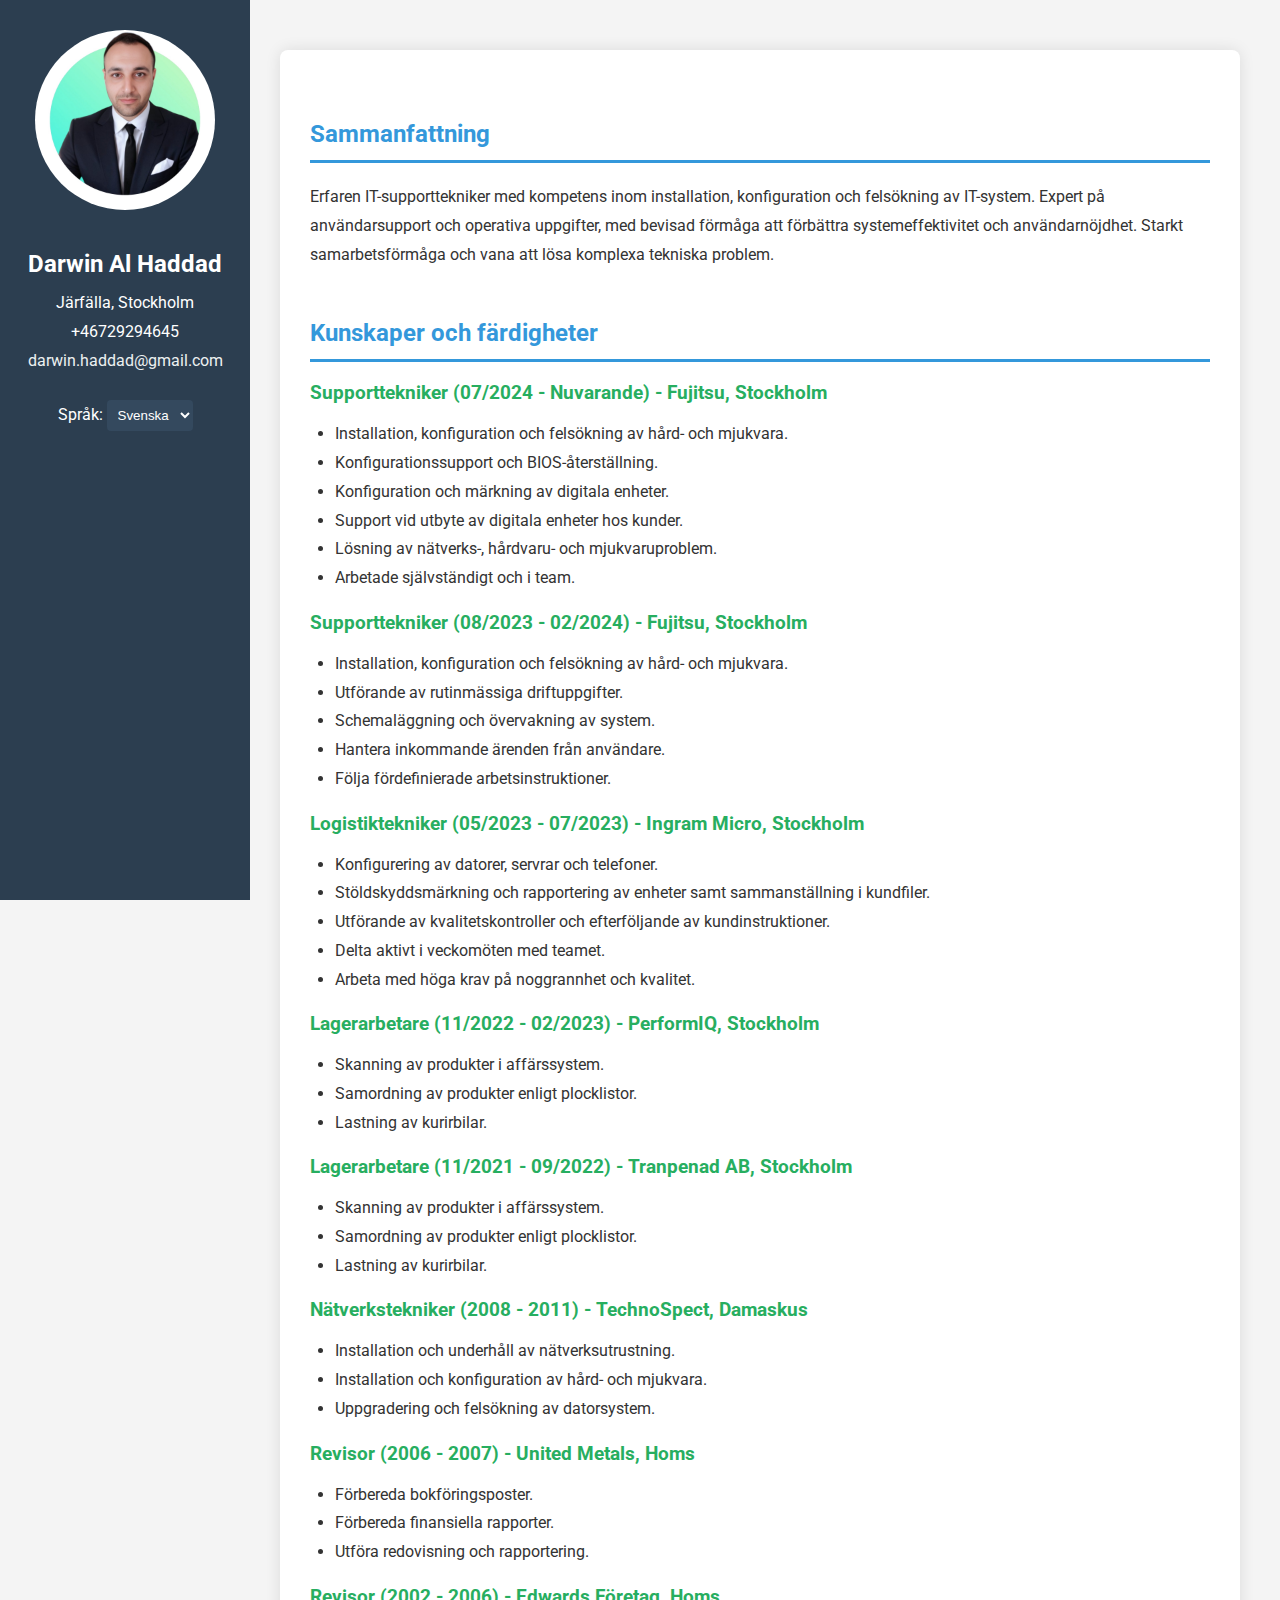
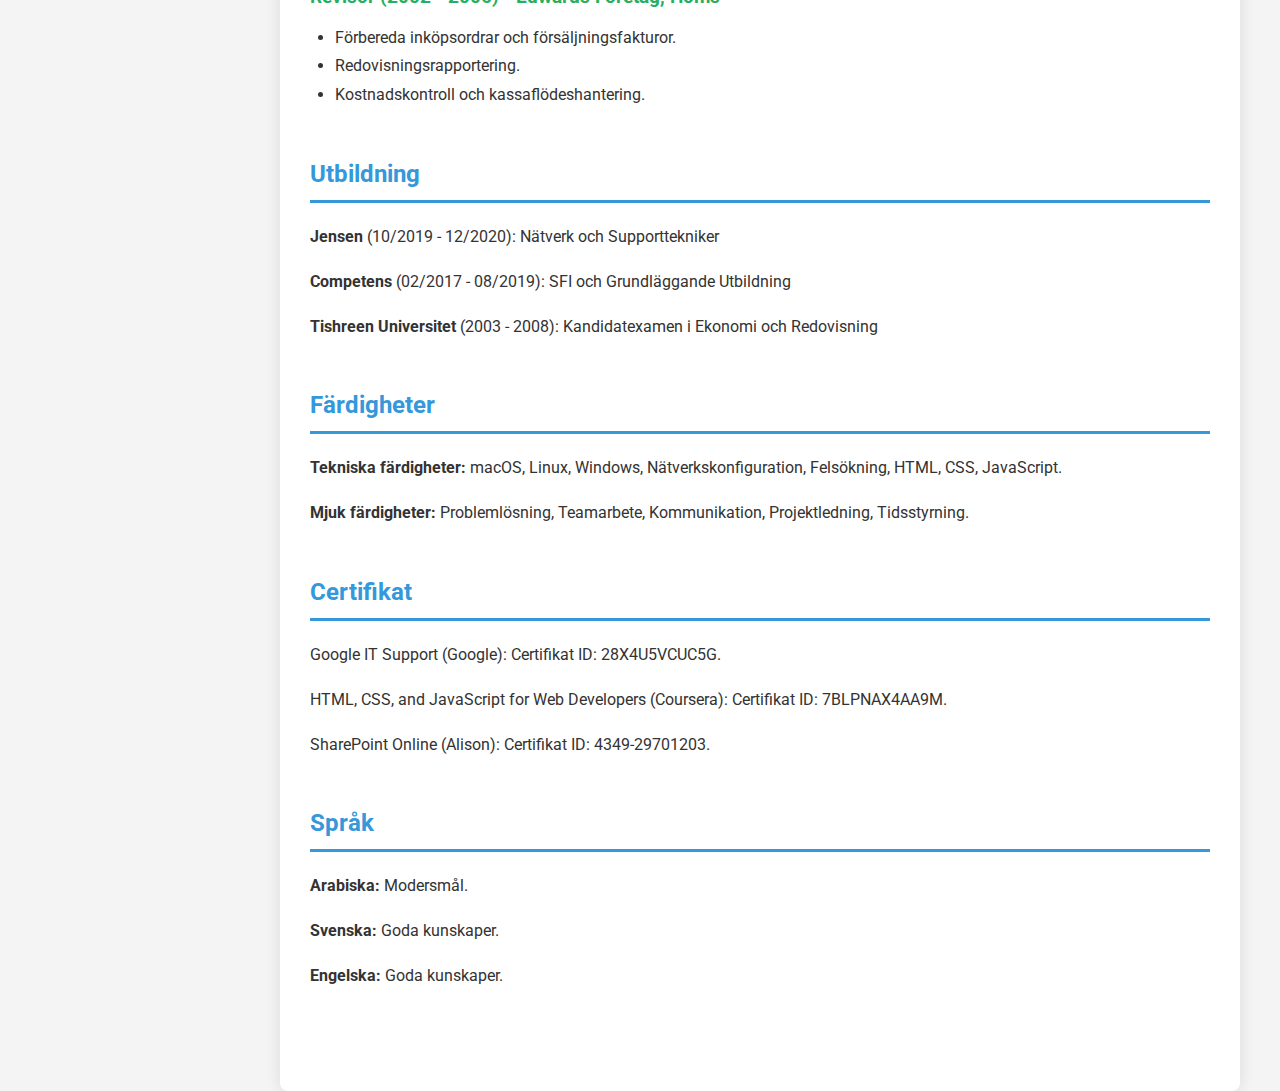
<file: index.html>
<!DOCTYPE html>
<html lang="sv">
<head>
    <meta charset="UTF-8">
    <meta name="viewport" content="width=device-width, initial-scale=1.0">
    <title>Darwin Al Haddad - Portfolio</title>

    <!-- Google Fonts -->
    <link rel="stylesheet" href="https://fonts.googleapis.com/css2?family=Roboto:wght@400;700&display=swap">
    <!-- ربط ملف CSS الخارجي -->
    <link rel="stylesheet" href="styles.css">
</head>

<body>

    <div class="sidebar">
        <img src="profile.jpg" alt="Darwin Al Haddad">
        <h1>Darwin Al Haddad</h1>
        <p>Järfälla, Stockholm</p>
        <p>+46729294645</p>
        <p><a href="mailto:darwin.haddad@gmail.com">darwin.haddad@gmail.com</a></p>
        <label for="language">Språk:</label>
        <select id="language" onchange="changeLanguage()">
            <option value="sv">Svenska</option>
            <option value="en">English</option>
        </select>
    </div>

    <div class="content">
        <div class="section">
            <h2>Sammanfattning</h2>
            <p>Erfaren IT-supporttekniker med kompetens inom installation, konfiguration och felsökning av IT-system. Expert på användarsupport och operativa uppgifter, med bevisad förmåga att förbättra systemeffektivitet och användarnöjdhet. Starkt samarbetsförmåga och vana att lösa komplexa tekniska problem.</p>
        </div>

        <div class="section">
            <h2>Kunskaper och färdigheter</h2>
            <h3>Supporttekniker (07/2024 - Nuvarande) - Fujitsu, Stockholm</h3>
            <ul>
                <li>Installation, konfiguration och felsökning av hård- och mjukvara.</li>
                <li>Konfigurationssupport och BIOS-återställning.</li>
                <li>Konfiguration och märkning av digitala enheter.</li>
                <li>Support vid utbyte av digitala enheter hos kunder.</li>
                <li>Lösning av nätverks-, hårdvaru- och mjukvaruproblem.</li>
                <li>Arbetade självständigt och i team.</li>
            </ul>
            <h3>Supporttekniker (08/2023 - 02/2024) - Fujitsu, Stockholm</h3>
            <ul>
                <li>Installation, konfiguration och felsökning av hård- och mjukvara.</li>
                <li>Utförande av rutinmässiga driftuppgifter.</li>
                <li>Schemaläggning och övervakning av system.</li>
                <li>Hantera inkommande ärenden från användare.</li>
                <li>Följa fördefinierade arbetsinstruktioner.</li>
            </ul>

            <h3>Logistiktekniker (05/2023 - 07/2023) - Ingram Micro, Stockholm</h3>
            <ul>
                <li>Konfigurering av datorer, servrar och telefoner.</li>
                <li>Stöldskyddsmärkning och rapportering av enheter samt sammanställning i kundfiler.</li>
                <li>Utförande av kvalitetskontroller och efterföljande av kundinstruktioner.</li>
                <li>Delta aktivt i veckomöten med teamet.</li>
                <li>Arbeta med höga krav på noggrannhet och kvalitet.</li>
            </ul>

            <h3>Lagerarbetare (11/2022 - 02/2023) - PerformIQ, Stockholm</h3>
            <ul>
                <li>Skanning av produkter i affärssystem.</li>
                <li>Samordning av produkter enligt plocklistor.</li>
                <li>Lastning av kurirbilar.</li>
            </ul>

            <h3>Lagerarbetare (11/2021 - 09/2022) - Tranpenad AB, Stockholm</h3>
            <ul>
                <li>Skanning av produkter i affärssystem.</li>
                <li>Samordning av produkter enligt plocklistor.</li>
                <li>Lastning av kurirbilar.</li>
            </ul>

            <h3>Nätverkstekniker (2008 - 2011) - TechnoSpect, Damaskus</h3>
            <ul>
                <li>Installation och underhåll av nätverksutrustning.</li>
                <li>Installation och konfiguration av hård- och mjukvara.</li>
                <li>Uppgradering och felsökning av datorsystem.</li>
            </ul>

            <h3>Revisor (2006 - 2007) - United Metals, Homs</h3>
            <ul>
                <li>Förbereda bokföringsposter.</li>
                <li>Förbereda finansiella rapporter.</li>
                <li>Utföra redovisning och rapportering.</li>
            </ul>

            <h3>Revisor (2002 - 2006) - Edwards Företag, Homs</h3>
            <ul>
                <li>Förbereda inköpsordrar och försäljningsfakturor.</li>
                <li>Redovisningsrapportering.</li>
                <li>Kostnadskontroll och kassaflödeshantering.</li>
            </ul>
        </div>

        <div class="section">
            <h2>Utbildning</h2>
            <p><strong>Jensen</strong> (10/2019 - 12/2020): Nätverk och Supporttekniker</p>
            <p><strong>Competens</strong> (02/2017 - 08/2019): SFI och Grundläggande Utbildning</p>
            <p><strong>Tishreen Universitet</strong> (2003 - 2008): Kandidatexamen i Ekonomi och Redovisning</p>
        </div>

        <div class="section">
            <h2>Färdigheter</h2>
            <p><strong>Tekniska färdigheter:</strong> macOS, Linux, Windows, Nätverkskonfiguration, Felsökning, HTML, CSS, JavaScript.</p>
            <p><strong>Mjuk färdigheter:</strong> Problemlösning, Teamarbete, Kommunikation, Projektledning, Tidsstyrning.</p>
        </div>

        <div class="section">
            <h2>Certifikat</h2>
            <p>Google IT Support (Google): Certifikat ID: 28X4U5VCUC5G.</p>
            <p>HTML, CSS, and JavaScript for Web Developers (Coursera): Certifikat ID: 7BLPNAX4AA9M.</p>
            <p>SharePoint Online (Alison): Certifikat ID: 4349-29701203.</p>
        </div>

        <div class="section">
            <h2>Språk</h2>
            <p><strong>Arabiska:</strong> Modersmål.</p>
            <p><strong>Svenska:</strong> Goda kunskaper.</p>
            <p><strong>Engelska:</strong> Goda kunskaper.</p>
        </div>
    </div>

    <script>
        function changeLanguage() {
            const lang = document.getElementById('language').value;
            if (lang === 'en') {
                window.location.href = 'english.html'; // استبدل "english.html" باسم ملف الصفحة الإنجليزية الخاصة بك
            }
        }
    </script>
</body>
</html>
</file>
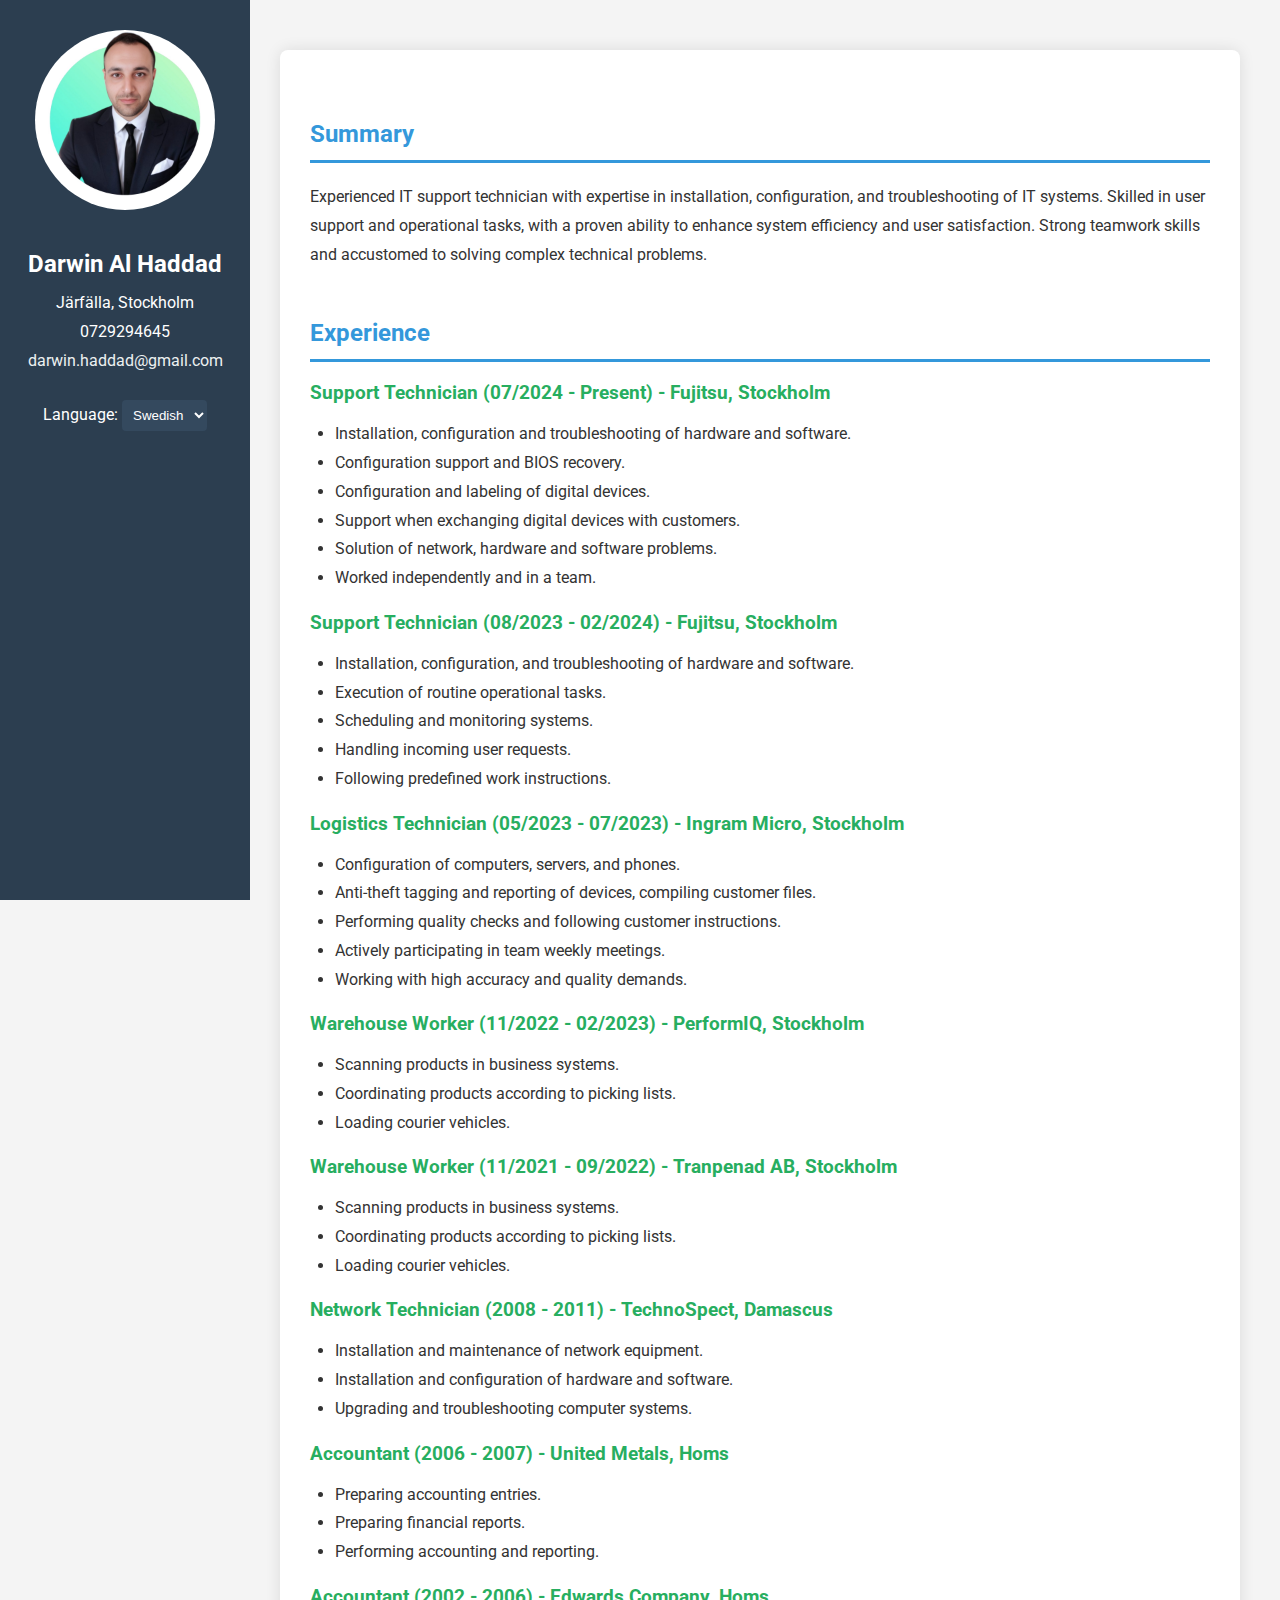
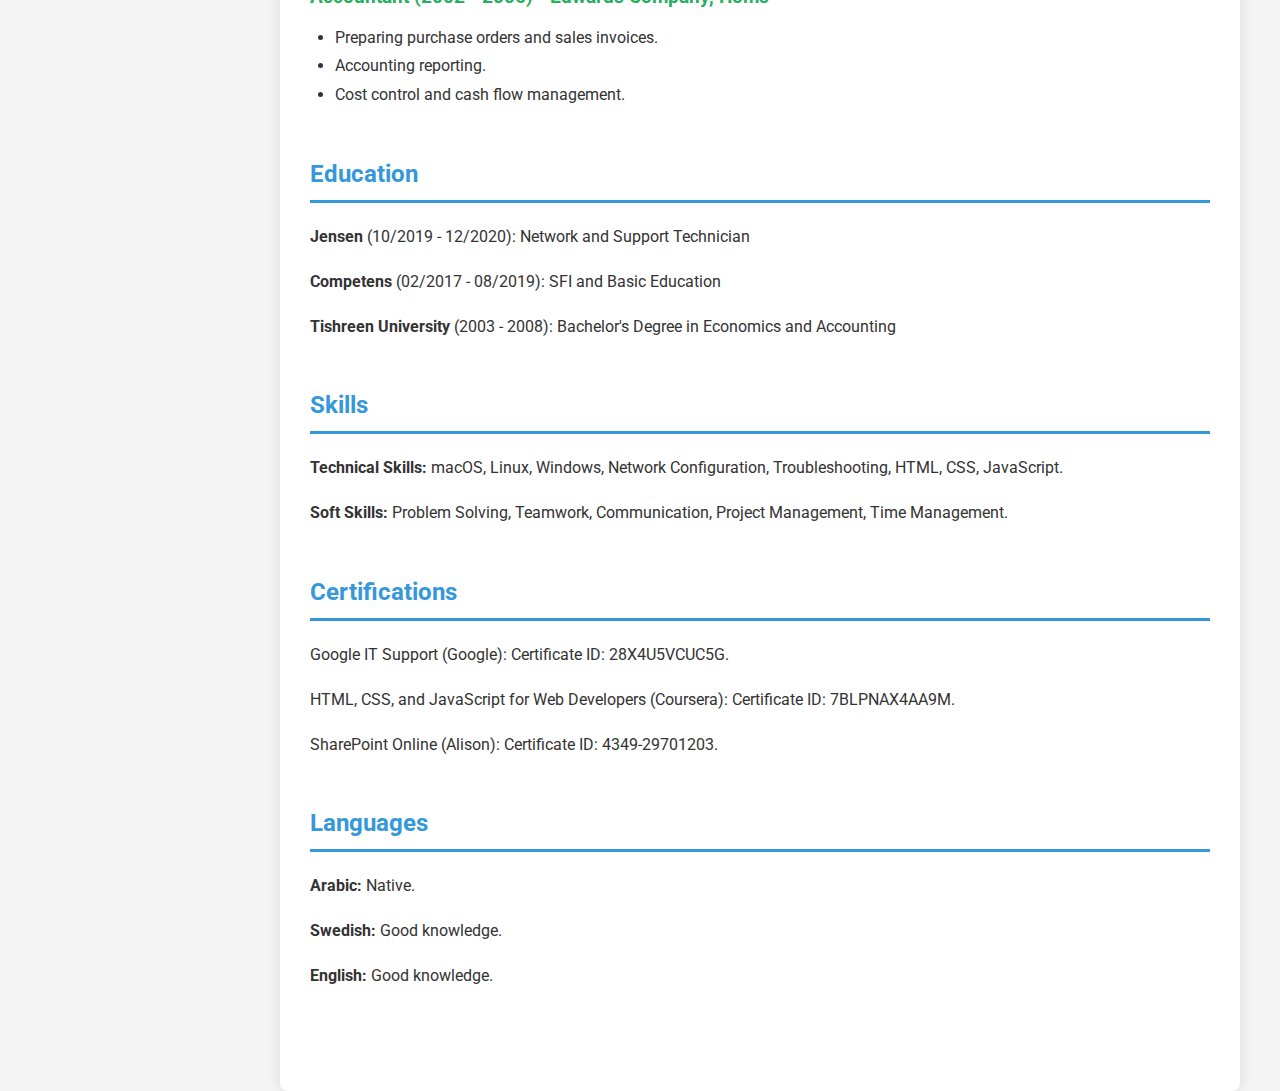
<file: english.html>
<!DOCTYPE html>
<html lang="en">
<head>
    <meta charset="UTF-8">
    <meta name="viewport" content="width=device-width, initial-scale=1.0">
    <title>Darwin Al Haddad - Portfolio</title>

    <!-- Google Fonts -->
    <link rel="stylesheet" href="https://fonts.googleapis.com/css2?family=Roboto:wght@400;700&display=swap">
    <!-- ربط ملف CSS الخارجي -->
    <link rel="stylesheet" href="styles.css">
</head>
<body>

    <div class="sidebar">
        <img src="profile.jpg" alt="Darwin Al Haddad">
        <h1>Darwin Al Haddad</h1>
        <p>Järfälla, Stockholm</p>
        <p>0729294645</p>
        <p><a href="mailto:darwin.haddad@gmail.com">darwin.haddad@gmail.com</a></p>
        <label for="language">Language:</label>
        <select id="language" onchange="changeLanguage()">
            <option value="sv">Swedish</option>
            <option value="en">English</option>
        </select>
    </div>

    <div class="content">
        <div class="section">
            <h2>Summary</h2>
            <p>Experienced IT support technician with expertise in installation, configuration, and troubleshooting of IT systems. Skilled in user support and operational tasks, with a proven ability to enhance system efficiency and user satisfaction. Strong teamwork skills and accustomed to solving complex technical problems.</p>
        </div>

        <div class="section">
            <h2>Experience</h2>
            <h3>Support Technician (07/2024 - Present) - Fujitsu, Stockholm</h3>
            <ul>
                 <li>Installation, configuration and troubleshooting of hardware and software.</li>
                 <li>Configuration support and BIOS recovery.</li>
                 <li>Configuration and labeling of digital devices.</li>
                 <li>Support when exchanging digital devices with customers.</li>
                 <li>Solution of network, hardware and software problems.</li>
                 <li>Worked independently and in a team.</li>
            </ul>
            <h3>Support Technician (08/2023 - 02/2024) - Fujitsu, Stockholm</h3>
            <ul>
                <li>Installation, configuration, and troubleshooting of hardware and software.</li>
                <li>Execution of routine operational tasks.</li>
                <li>Scheduling and monitoring systems.</li>
                <li>Handling incoming user requests.</li>
                <li>Following predefined work instructions.</li>
            </ul>

            <h3>Logistics Technician (05/2023 - 07/2023) - Ingram Micro, Stockholm</h3>
            <ul>
                <li>Configuration of computers, servers, and phones.</li>
                <li>Anti-theft tagging and reporting of devices, compiling customer files.</li>
                <li>Performing quality checks and following customer instructions.</li>
                <li>Actively participating in team weekly meetings.</li>
                <li>Working with high accuracy and quality demands.</li>
            </ul>

            <h3>Warehouse Worker (11/2022 - 02/2023) - PerformIQ, Stockholm</h3>
            <ul>
                <li>Scanning products in business systems.</li>
                <li>Coordinating products according to picking lists.</li>
                <li>Loading courier vehicles.</li>
            </ul>

            <h3>Warehouse Worker (11/2021 - 09/2022) - Tranpenad AB, Stockholm</h3>
            <ul>
                <li>Scanning products in business systems.</li>
                <li>Coordinating products according to picking lists.</li>
                <li>Loading courier vehicles.</li>
            </ul>

            <h3>Network Technician (2008 - 2011) - TechnoSpect, Damascus</h3>
            <ul>
                <li>Installation and maintenance of network equipment.</li>
                <li>Installation and configuration of hardware and software.</li>
                <li>Upgrading and troubleshooting computer systems.</li>
            </ul>

            <h3>Accountant (2006 - 2007) - United Metals, Homs</h3>
            <ul>
                <li>Preparing accounting entries.</li>
                <li>Preparing financial reports.</li>
                <li>Performing accounting and reporting.</li>
            </ul>

            <h3>Accountant (2002 - 2006) - Edwards Company, Homs</h3>
            <ul>
                <li>Preparing purchase orders and sales invoices.</li>
                <li>Accounting reporting.</li>
                <li>Cost control and cash flow management.</li>
            </ul>
        </div>

        <div class="section">
            <h2>Education</h2>
            <p><strong>Jensen</strong> (10/2019 - 12/2020): Network and Support Technician</p>
            <p><strong>Competens</strong> (02/2017 - 08/2019): SFI and Basic Education</p>
            <p><strong>Tishreen University</strong> (2003 - 2008): Bachelor's Degree in Economics and Accounting</p>
        </div>

        <div class="section">
            <h2>Skills</h2>
            <p><strong>Technical Skills:</strong> macOS, Linux, Windows, Network Configuration, Troubleshooting, HTML, CSS, JavaScript.</p>
            <p><strong>Soft Skills:</strong> Problem Solving, Teamwork, Communication, Project Management, Time Management.</p>
        </div>

        <div class="section">
            <h2>Certifications</h2>
            <p>Google IT Support (Google): Certificate ID: 28X4U5VCUC5G.</p>
            <p>HTML, CSS, and JavaScript for Web Developers (Coursera): Certificate ID: 7BLPNAX4AA9M.</p>
            <p>SharePoint Online (Alison): Certificate ID: 4349-29701203.</p>
        </div>

        <div class="section">
            <h2>Languages</h2>
            <p><strong>Arabic:</strong> Native.</p>
            <p><strong>Swedish:</strong> Good knowledge.</p>
            <p><strong>English:</strong> Good knowledge.</p>
        </div>
    </div>

    <script>
        function changeLanguage() {
            const lang = document.getElementById('language').value;
            if (lang === 'sv') {
                window.location.href = 'index.html'; // Replace "index.html" with the name of your Swedish page
            }
        }
    </script>
</body>
</html>
</file>
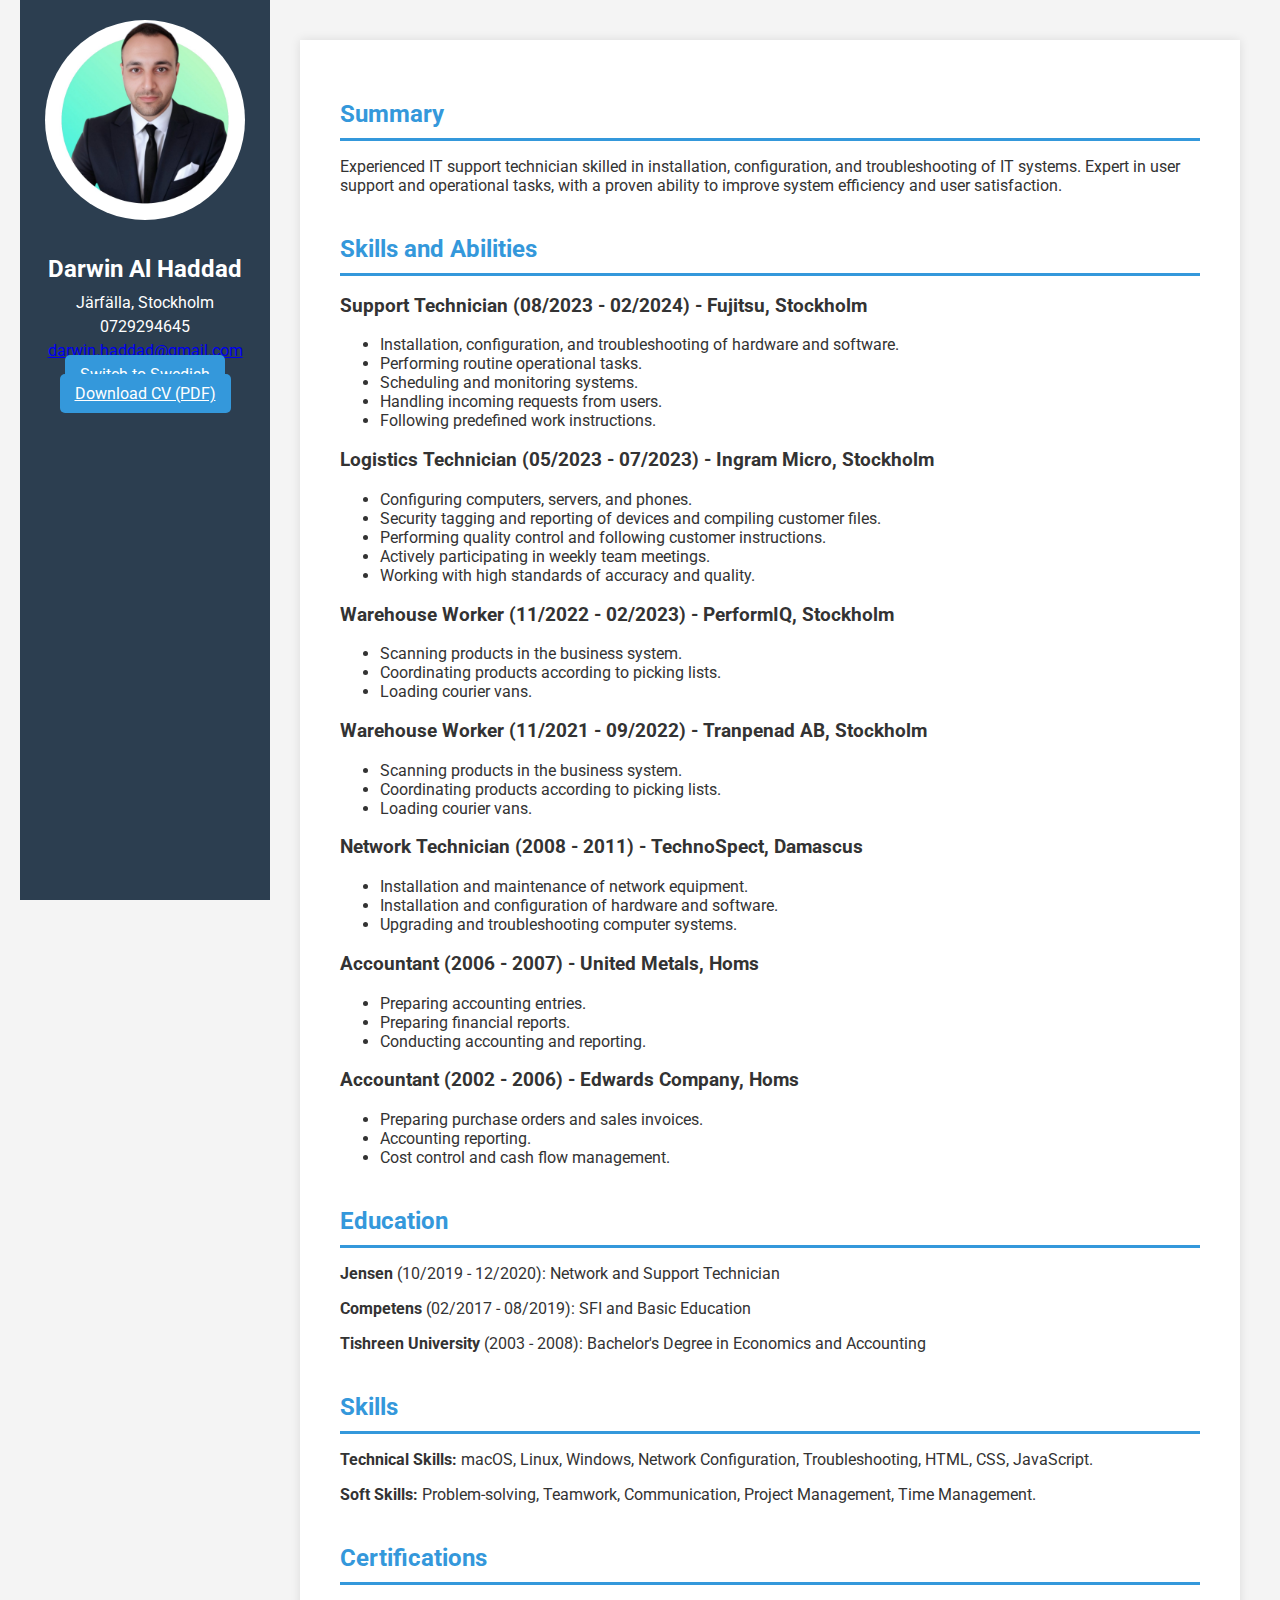
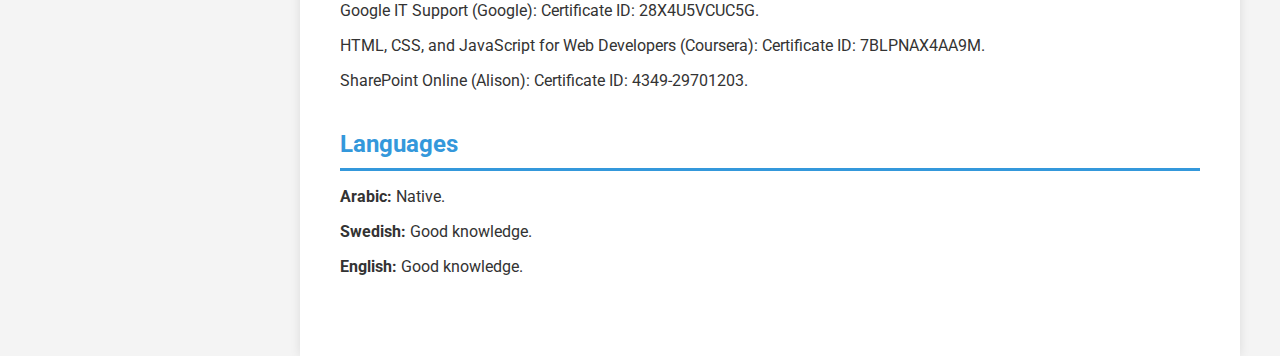
<file: index_en.html>
<!DOCTYPE html>
<html lang="en">
<head>
    <meta charset="UTF-8">
    <meta name="viewport" content="width=device-width, initial-scale=1.0">
    <title>Darwin Al Haddad - Portfolio</title>
    <link rel="stylesheet" href="https://fonts.googleapis.com/css2?family=Roboto:wght@400;700&display=swap">
    <style>
        body {
            font-family: 'Roboto', sans-serif;
            background-color: #f4f4f4;
            margin: 0;
            padding: 0;
            color: #333;
        }
        .sidebar {
            width: 250px;
            background-color: #2c3e50;
            color: white;
            text-align: center;
            position: fixed;
            top: 0;
            left: 20px;
            height: 100%;
            padding: 20px;
            box-sizing: border-box;
        }
        .sidebar img {
            border-radius: 50%;
            width: 200px;
            height: 200px;
            margin-bottom: 15px;
        }
        .sidebar h1 {
            font-size: 24px;
            margin-bottom: 10px;
        }
        .sidebar p {
            margin: 5px 0;
        }
        .content {
            margin-left: 300px;
            margin-right: 40px;
            padding: 40px;
            background-color: white;
            box-shadow: 0 0 10px rgba(0, 0, 0, 0.1);
            max-width: 1000px;
            margin-top: 40px;
        }
        .section {
            margin-bottom: 40px;
        }
        .section h2 {
            border-bottom: 3px solid #3498db;
            color: #3498db;
            padding-bottom: 10px;
            margin-bottom: 15px;
        }
        .btn {
            background-color: #3498db;
            color: white;
            border: none;
            padding: 10px 15px;
            border-radius: 5px;
            cursor: pointer;
            margin-top: 10px;
        }
        .btn:hover {
            background-color: #2980b9;
        }
    </style>
</head>
<body>
    <div class="sidebar">
        <img src="profile.jpg" alt="Darwin Al Haddad">
        <h1>Darwin Al Haddad</h1>
        <p>Järfälla, Stockholm</p>
        <p>0729294645</p>
        <p><a href="mailto:darwin.haddad@gmail.com">darwin.haddad@gmail.com</a></p>
        <a href="index.html" class="btn">Switch to Swedish</a>
        <a href="cv.pdf" class="btn" download>Download CV (PDF)</a>
    </div>
    <div class="content">
        <div class="section">
            <h2>Summary</h2>
            <p>Experienced IT support technician skilled in installation, configuration, and troubleshooting of IT systems. Expert in user support and operational tasks, with a proven ability to improve system efficiency and user satisfaction.</p>
        </div>

        <div class="section">
            <h2>Skills and Abilities</h2>
            <h3>Support Technician (08/2023 - 02/2024) - Fujitsu, Stockholm</h3>
            <ul>
                <li>Installation, configuration, and troubleshooting of hardware and software.</li>
                <li>Performing routine operational tasks.</li>
                <li>Scheduling and monitoring systems.</li>
                <li>Handling incoming requests from users.</li>
                <li>Following predefined work instructions.</li>
            </ul>

            <h3>Logistics Technician (05/2023 - 07/2023) - Ingram Micro, Stockholm</h3>
            <ul>
                <li>Configuring computers, servers, and phones.</li>
                <li>Security tagging and reporting of devices and compiling customer files.</li>
                <li>Performing quality control and following customer instructions.</li>
                <li>Actively participating in weekly team meetings.</li>
                <li>Working with high standards of accuracy and quality.</li>
            </ul>

            <h3>Warehouse Worker (11/2022 - 02/2023) - PerformIQ, Stockholm</h3>
            <ul>
                <li>Scanning products in the business system.</li>
                <li>Coordinating products according to picking lists.</li>
                <li>Loading courier vans.</li>
            </ul>

            <h3>Warehouse Worker (11/2021 - 09/2022) - Tranpenad AB, Stockholm</h3>
            <ul>
                <li>Scanning products in the business system.</li>
                <li>Coordinating products according to picking lists.</li>
                <li>Loading courier vans.</li>
            </ul>

            <h3>Network Technician (2008 - 2011) - TechnoSpect, Damascus</h3>
            <ul>
                <li>Installation and maintenance of network equipment.</li>
                <li>Installation and configuration of hardware and software.</li>
                <li>Upgrading and troubleshooting computer systems.</li>
            </ul>

            <h3>Accountant (2006 - 2007) - United Metals, Homs</h3>
            <ul>
                <li>Preparing accounting entries.</li>
                <li>Preparing financial reports.</li>
                <li>Conducting accounting and reporting.</li>
            </ul>

            <h3>Accountant (2002 - 2006) - Edwards Company, Homs</h3>
            <ul>
                <li>Preparing purchase orders and sales invoices.</li>
                <li>Accounting reporting.</li>
                <li>Cost control and cash flow management.</li>
            </ul>
        </div>

        <div class="section">
            <h2>Education</h2>
            <p><strong>Jensen</strong> (10/2019 - 12/2020): Network and Support Technician</p>
            <p><strong>Competens</strong> (02/2017 - 08/2019): SFI and Basic Education</p>
            <p><strong>Tishreen University</strong> (2003 - 2008): Bachelor's Degree in Economics and Accounting</p>
        </div>

        <div class="section">
            <h2>Skills</h2>
            <p><strong>Technical Skills:</strong> macOS, Linux, Windows, Network Configuration, Troubleshooting, HTML, CSS, JavaScript.</p>
            <p><strong>Soft Skills:</strong> Problem-solving, Teamwork, Communication, Project Management, Time Management.</p>
        </div>

        <div class="section">
            <h2>Certifications</h2>
            <p>Google IT Support (Google): Certificate ID: 28X4U5VCUC5G.</p>
            <p>HTML, CSS, and JavaScript for Web Developers (Coursera): Certificate ID: 7BLPNAX4AA9M.</p>
            <p>SharePoint Online (Alison): Certificate ID: 4349-29701203.</p>
        </div>

        <div class="section">
            <h2>Languages</h2>
            <p><strong>Arabic:</strong> Native.</p>
            <p><strong>Swedish:</strong> Good knowledge.</p>
            <p><strong>English:</strong> Good knowledge.</p>
        </div>
    </div>
</body>
</html>
</file>
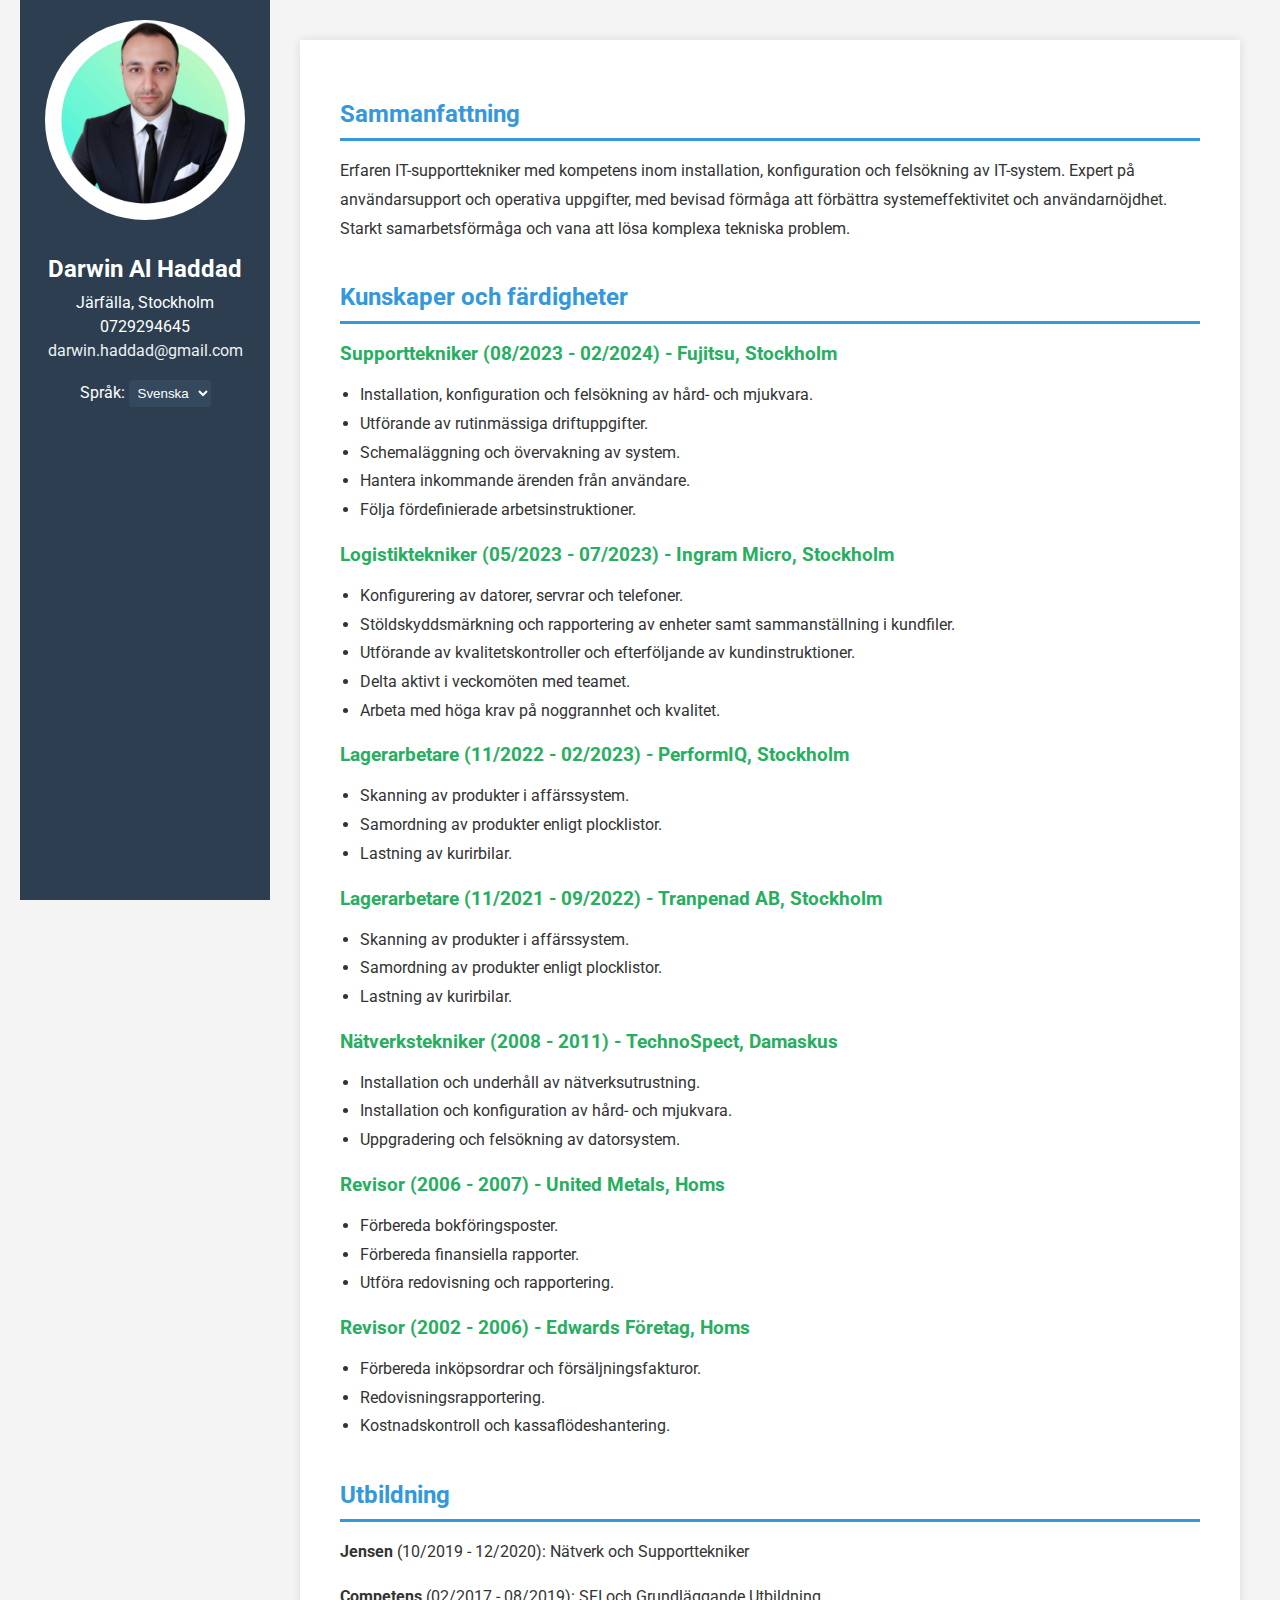
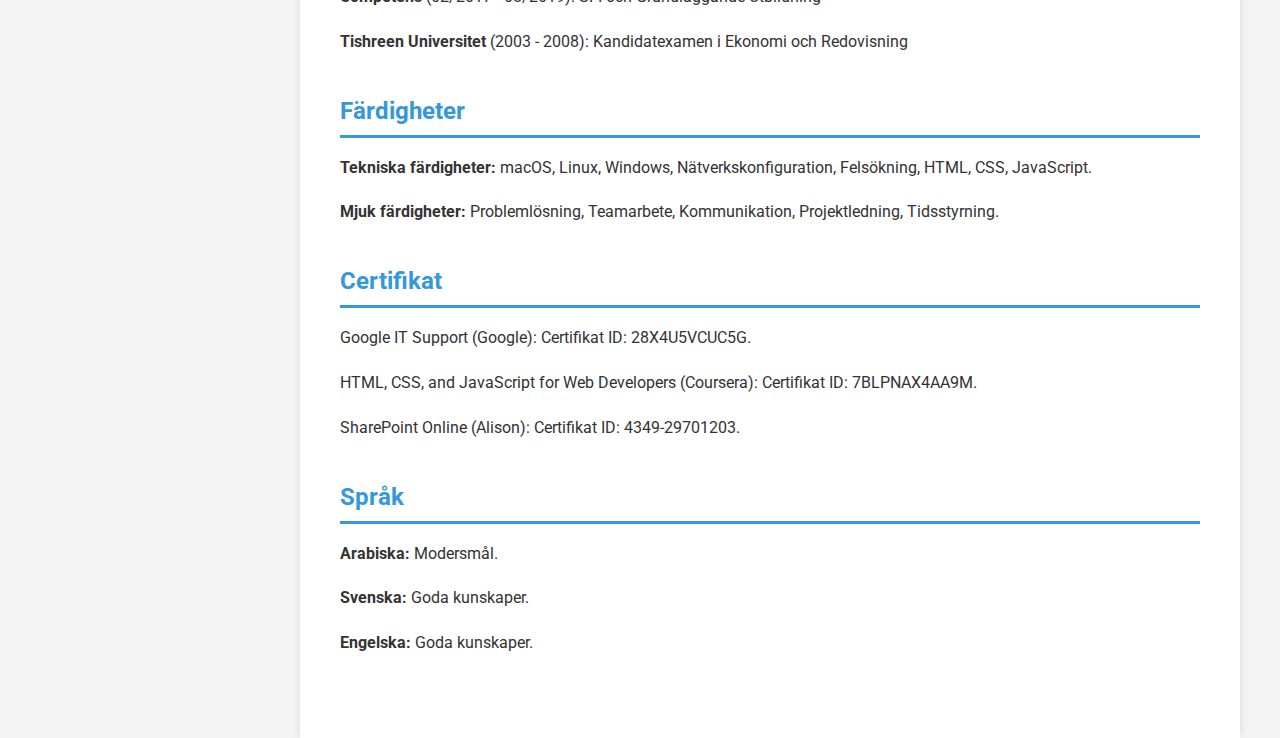
<file: swedish.html>
<!DOCTYPE html>
<html lang="sv">
<head>
    <meta charset="UTF-8">
    <meta name="viewport" content="width=device-width, initial-scale=1.0">
    <title>Darwin Al Haddad - Portfolio</title>

    <!-- Google Fonts -->
    <link rel="stylesheet" href="https://fonts.googleapis.com/css2?family=Roboto:wght@400;700&display=swap">

    <style>
        /* Grundläggande stil för hela sidan */
        body {
            font-family: 'Roboto', sans-serif;
            background-color: #f4f4f4;
            margin: 0;
            padding: 0;
            color: #333;
        }

        /* Stil för sidofältet */
        .sidebar {
            width: 250px;
            background-color: #2c3e50;
            color: white;
            text-align: center;
            position: fixed;
            top: 0;
            left: 20px;
            height: 100%;
            padding: 20px;
            box-sizing: border-box;
        }

        .sidebar img {
            border-radius: 50%;
            width: 200px;
            height: 200px;
            margin-bottom: 15px;
        }

        .sidebar h1 {
            font-size: 24px;
            margin-bottom: 10px;
        }

        .sidebar p {
            margin: 5px 0;
        }

        /* Stil för huvudinnehållet */
        .content {
            margin-left: 300px;
            margin-right: 40px;
            padding: 40px;
            background-color: white;
            box-shadow: 0 0 10px rgba(0, 0, 0, 0.1);
            max-width: 1000px;
            margin-top: 40px;
        }

        /* Stil för sektioner och rubriker */
        .section {
            margin-bottom: 40px;
        }

        .section h2 {
            border-bottom: 3px solid #3498db;
            color: #3498db;
            padding-bottom: 10px;
            margin-bottom: 15px;
        }

        .section h3 {
            color: #27ae60;
            margin-bottom: 10px;
        }

        .section p, .section ul {
            line-height: 1.8;
            color: #333;
        }

        ul {
            padding-left: 20px;
        }

        /* Stil för sidofältets länkar */
        .sidebar a {
            color: #ecf0f1;
            text-decoration: none;
        }

        .sidebar a:hover {
            color: #3498db;
        }

        /* Stil för språkval */
        .sidebar select {
            margin-top: 15px;
            padding: 5px;
            background-color: #34495e;
            color: white;
            border: none;
            border-radius: 4px;
        }
    </style>
</head>
<body>

    <div class="sidebar">
        <img src="profile.jpg" alt="Darwin Al Haddad">
        <h1>Darwin Al Haddad</h1>
        <p>Järfälla, Stockholm</p>
        <p>0729294645</p>
        <p><a href="mailto:darwin.haddad@gmail.com">darwin.haddad@gmail.com</a></p>
        <label for="language">Språk:</label>
        <select id="language" onchange="changeLanguage()">
            <option value="sv">Svenska</option>
            <option value="en">English</option>
        </select>
    </div>

    <div class="content">
        <div class="section">
            <h2>Sammanfattning</h2>
            <p>Erfaren IT-supporttekniker med kompetens inom installation, konfiguration och felsökning av IT-system. Expert på användarsupport och operativa uppgifter, med bevisad förmåga att förbättra systemeffektivitet och användarnöjdhet. Starkt samarbetsförmåga och vana att lösa komplexa tekniska problem.</p>
        </div>

        <div class="section">
            <h2>Kunskaper och färdigheter</h2>
            <h3>Supporttekniker (08/2023 - 02/2024) - Fujitsu, Stockholm</h3>
            <ul>
                <li>Installation, konfiguration och felsökning av hård- och mjukvara.</li>
                <li>Utförande av rutinmässiga driftuppgifter.</li>
                <li>Schemaläggning och övervakning av system.</li>
                <li>Hantera inkommande ärenden från användare.</li>
                <li>Följa fördefinierade arbetsinstruktioner.</li>
            </ul>

            <h3>Logistiktekniker (05/2023 - 07/2023) - Ingram Micro, Stockholm</h3>
            <ul>
                <li>Konfigurering av datorer, servrar och telefoner.</li>
                <li>Stöldskyddsmärkning och rapportering av enheter samt sammanställning i kundfiler.</li>
                <li>Utförande av kvalitetskontroller och efterföljande av kundinstruktioner.</li>
                <li>Delta aktivt i veckomöten med teamet.</li>
                <li>Arbeta med höga krav på noggrannhet och kvalitet.</li>
            </ul>

            <h3>Lagerarbetare (11/2022 - 02/2023) - PerformIQ, Stockholm</h3>
            <ul>
                <li>Skanning av produkter i affärssystem.</li>
                <li>Samordning av produkter enligt plocklistor.</li>
                <li>Lastning av kurirbilar.</li>
            </ul>

            <h3>Lagerarbetare (11/2021 - 09/2022) - Tranpenad AB, Stockholm</h3>
            <ul>
                <li>Skanning av produkter i affärssystem.</li>
                <li>Samordning av produkter enligt plocklistor.</li>
                <li>Lastning av kurirbilar.</li>
            </ul>

            <h3>Nätverkstekniker (2008 - 2011) - TechnoSpect, Damaskus</h3>
            <ul>
                <li>Installation och underhåll av nätverksutrustning.</li>
                <li>Installation och konfiguration av hård- och mjukvara.</li>
                <li>Uppgradering och felsökning av datorsystem.</li>
            </ul>

            <h3>Revisor (2006 - 2007) - United Metals, Homs</h3>
            <ul>
                <li>Förbereda bokföringsposter.</li>
                <li>Förbereda finansiella rapporter.</li>
                <li>Utföra redovisning och rapportering.</li>
            </ul>

            <h3>Revisor (2002 - 2006) - Edwards Företag, Homs</h3>
            <ul>
                <li>Förbereda inköpsordrar och försäljningsfakturor.</li>
                <li>Redovisningsrapportering.</li>
                <li>Kostnadskontroll och kassaflödeshantering.</li>
            </ul>
        </div>

        <div class="section">
            <h2>Utbildning</h2>
            <p><strong>Jensen</strong> (10/2019 - 12/2020): Nätverk och Supporttekniker</p>
            <p><strong>Competens</strong> (02/2017 - 08/2019): SFI och Grundläggande Utbildning</p>
            <p><strong>Tishreen Universitet</strong> (2003 - 2008): Kandidatexamen i Ekonomi och Redovisning</p>
        </div>

        <div class="section">
            <h2>Färdigheter</h2>
            <p><strong>Tekniska färdigheter:</strong> macOS, Linux, Windows, Nätverkskonfiguration, Felsökning, HTML, CSS, JavaScript.</p>
            <p><strong>Mjuk färdigheter:</strong> Problemlösning, Teamarbete, Kommunikation, Projektledning, Tidsstyrning.</p>
        </div>

        <div class="section">
            <h2>Certifikat</h2>
            <p>Google IT Support (Google): Certifikat ID: 28X4U5VCUC5G.</p>
            <p>HTML, CSS, and JavaScript for Web Developers (Coursera): Certifikat ID: 7BLPNAX4AA9M.</p>
            <p>SharePoint Online (Alison): Certifikat ID: 4349-29701203.</p>
        </div>

        <div class="section">
            <h2>Språk</h2>
            <p><strong>Arabiska:</strong> Modersmål.</p>
            <p><strong>Svenska:</strong> Goda kunskaper.</p>
            <p><strong>Engelska:</strong> Goda kunskaper.</p>
        </div>
    </div>

    <script>
        function changeLanguage() {
            const lang = document.getElementById('language').value;
            if (lang === 'en') {
                window.location.href = 'english.html'; // استبدل "english.html" باسم ملف الصفحة الإنجليزية الخاصة بك
            }
        }
    </script>
</body>
</html>
</file>
<file: styles.css>
/* تصميم أساسي للصفحة */
body {
    font-family: 'Roboto', sans-serif;
    background-color: #f4f4f4;
    margin: 0;
    padding: 0;
    color: #333;
}

/* تحسينات على sidebar */
.sidebar {
    width: 250px;
    background-color: #2c3e50;
    color: white;
    text-align: center;
    position: fixed;
    top: 0;
    left: 0;
    height: 100%;
    padding: 30px 20px; /* تحسين padding */
    box-sizing: border-box;
}

.sidebar img {
    border-radius: 50%;
    width: 180px;
    height: 180px;
    margin-bottom: 20px; /* تحسين margin */
}

.sidebar h1 {
    font-size: 24px;
    margin-bottom: 15px;
}

.sidebar p {
    margin: 10px 0;
}

/* تحسينات على content */
.content {
    margin-left: 280px; /* زيادة المسافة لتجنب الالتصاق بالـ sidebar */
    margin-right: 40px;
    padding: 50px 30px; /* تحسين padding */
    background-color: white;
    box-shadow: 0 0 15px rgba(0, 0, 0, 0.1);
    max-width: 1100px;
    margin-top: 50px; /* تحسين المسافة العلوية */
    border-radius: 8px; /* إضافة زوايا دائرية */
}

/* تحسين العناوين والفقرات */
.section {
    margin-bottom: 50px; /* زيادة التباعد بين الأقسام */
}

.section h2 {
    border-bottom: 3px solid #3498db;
    color: #3498db;
    padding-bottom: 12px;
    margin-bottom: 20px;
}

.section h3 {
    color: #27ae60;
    margin-bottom: 12px;
}

.section p, .section ul {
    line-height: 1.8;
    color: #333;
    margin-bottom: 15px; /* زيادة التباعد */
}

ul {
    padding-left: 25px; /* تحسين المسافة الداخلية للقوائم */
}

/* تحسين الروابط في الـ sidebar */
.sidebar a {
    color: #ecf0f1;
    text-decoration: none;
}

.sidebar a:hover {
    color: #3498db;
}

/* تحسين خيارات اللغة */
.sidebar select {
    margin-top: 20px;
    padding: 7px;
    background-color: #34495e;
    color: white;
    border: none;
    border-radius: 4px;
}

/* تحسينات إضافية للموبايل */
@media (max-width: 768px) {
    .content {
        margin-left: 20px;
        margin-right: 20px;
        padding: 30px 20px; /* تقليل الـ padding في الموبايل */
        margin-top: 20px;
    }

    .sidebar {
        width: 100%;
        height: auto;
        position: relative;
        padding: 20px;
        box-shadow: none;
        border-radius: 0;
    }

    .sidebar img {
        width: 140px;
        height: 140px;
        margin-bottom: 15px;
    }

    .sidebar h1 {
        font-size: 22px;
    }

    .sidebar p {
        font-size: 14px;
    }
}
</file>
